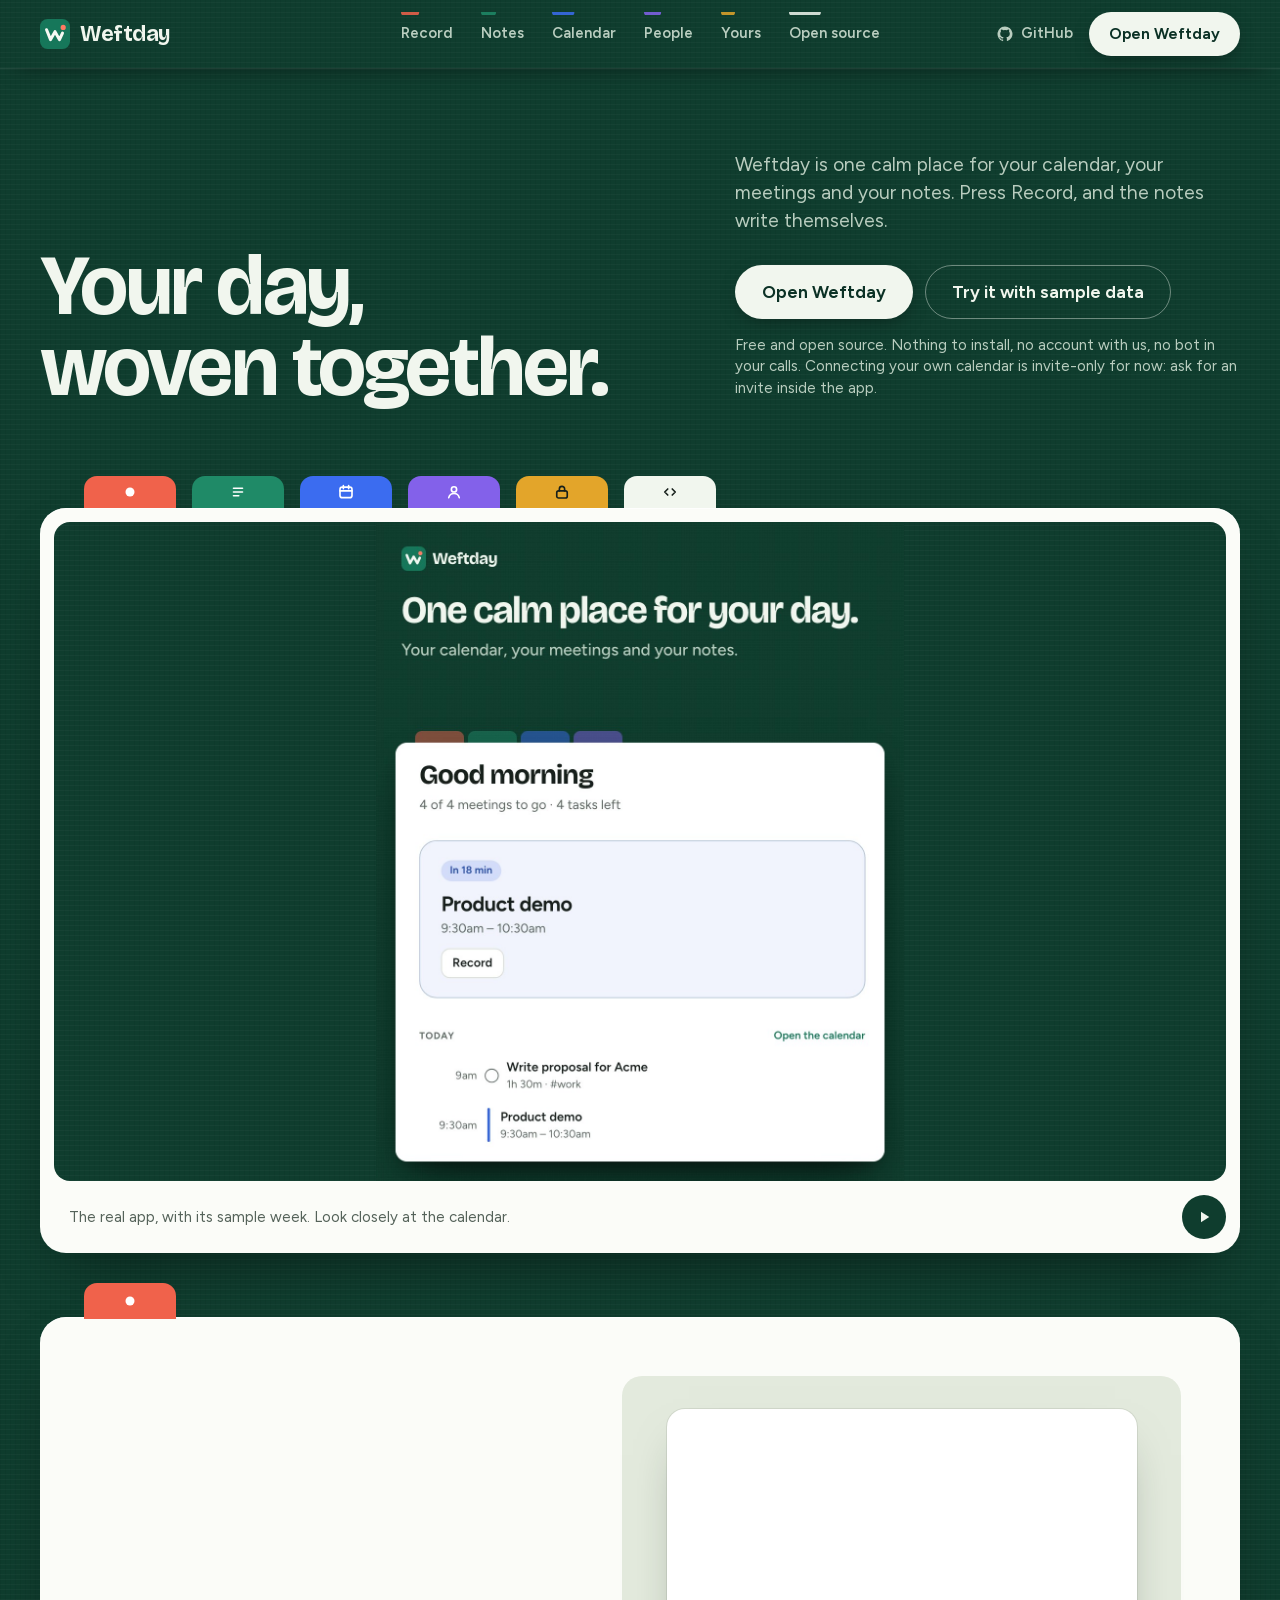
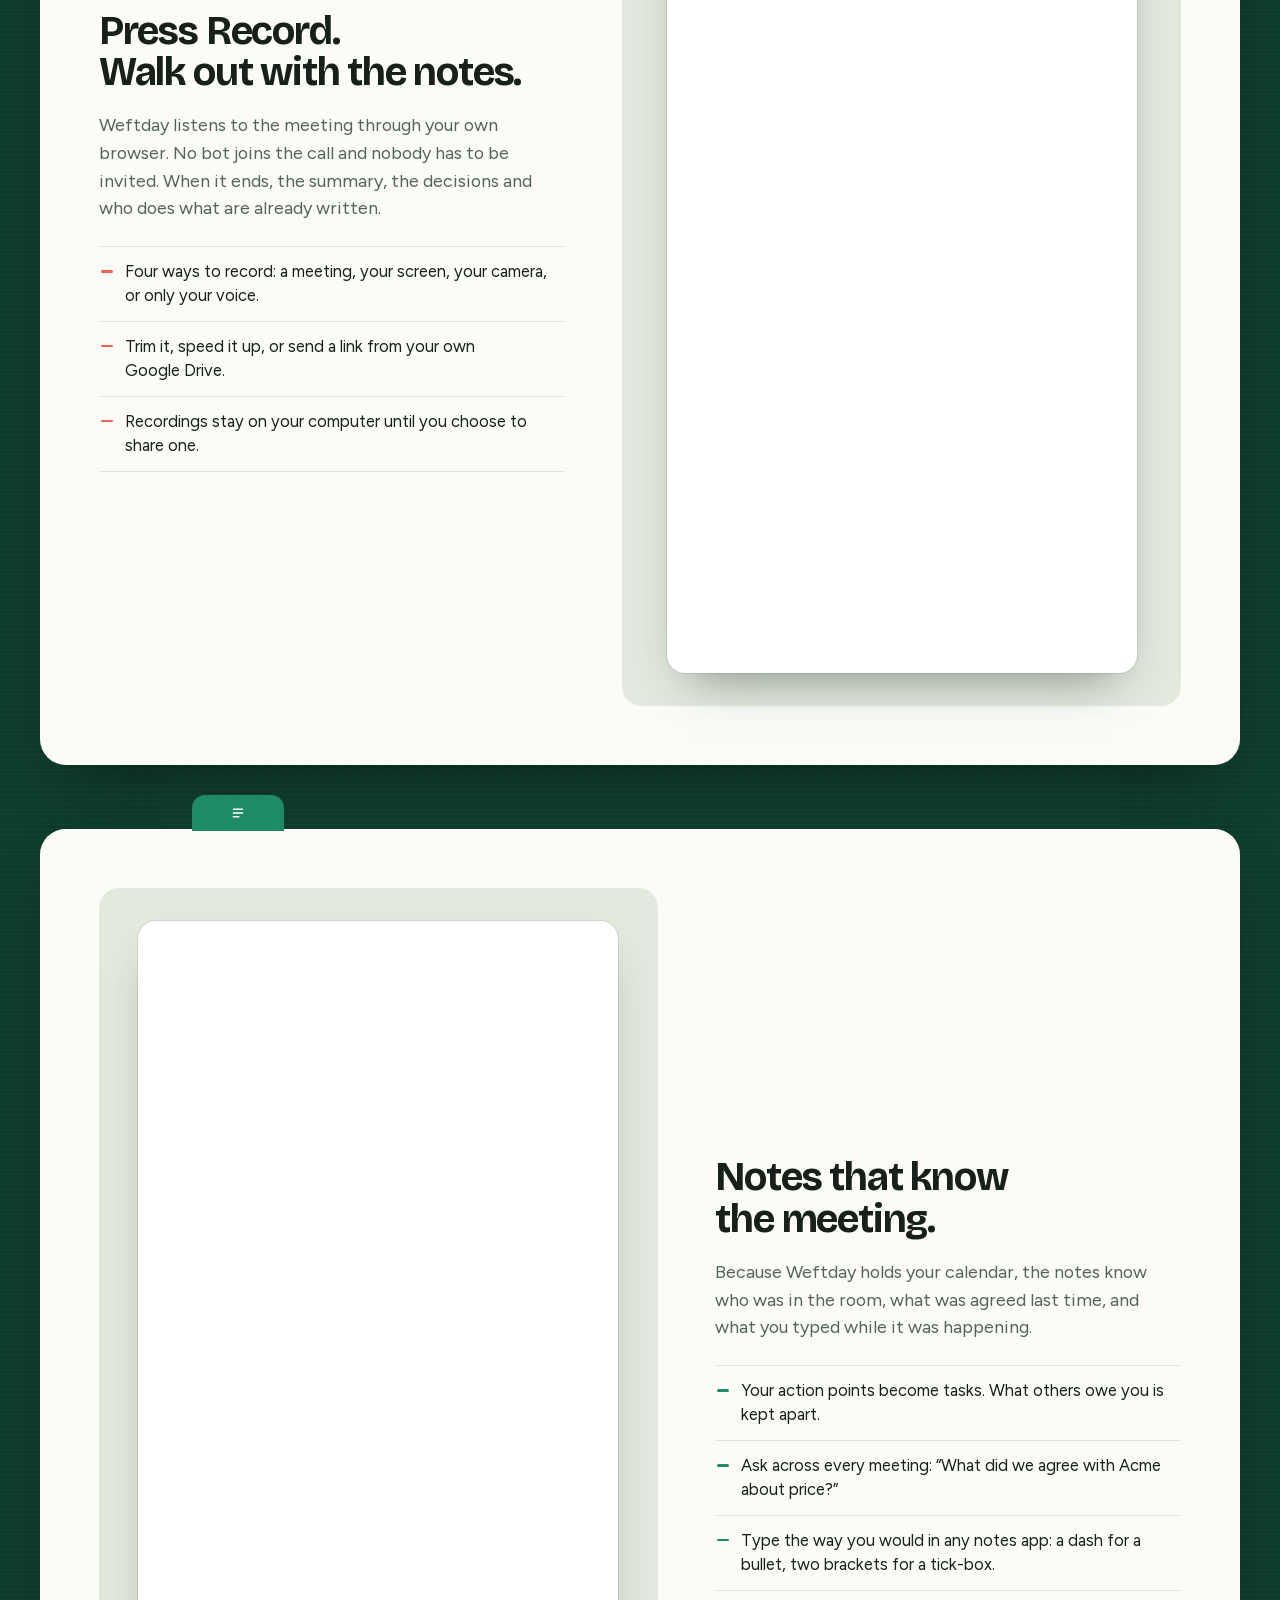
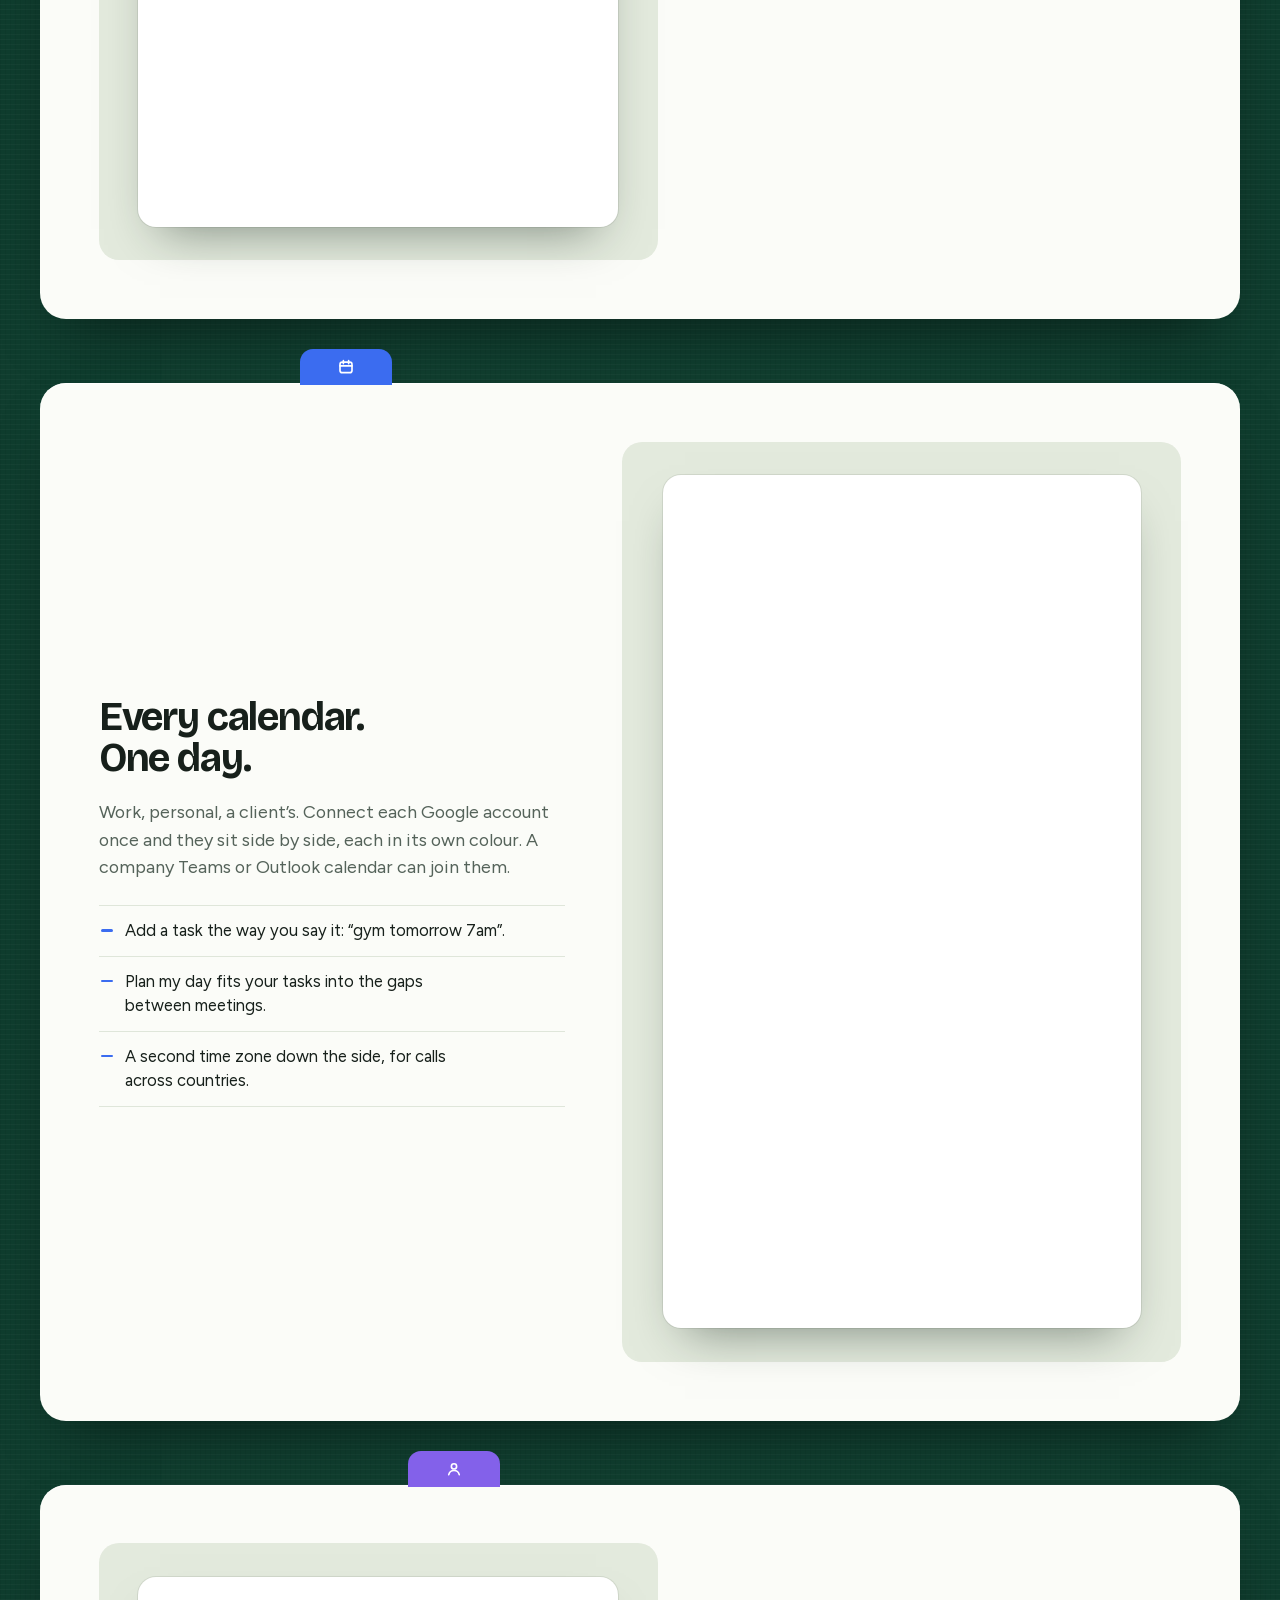
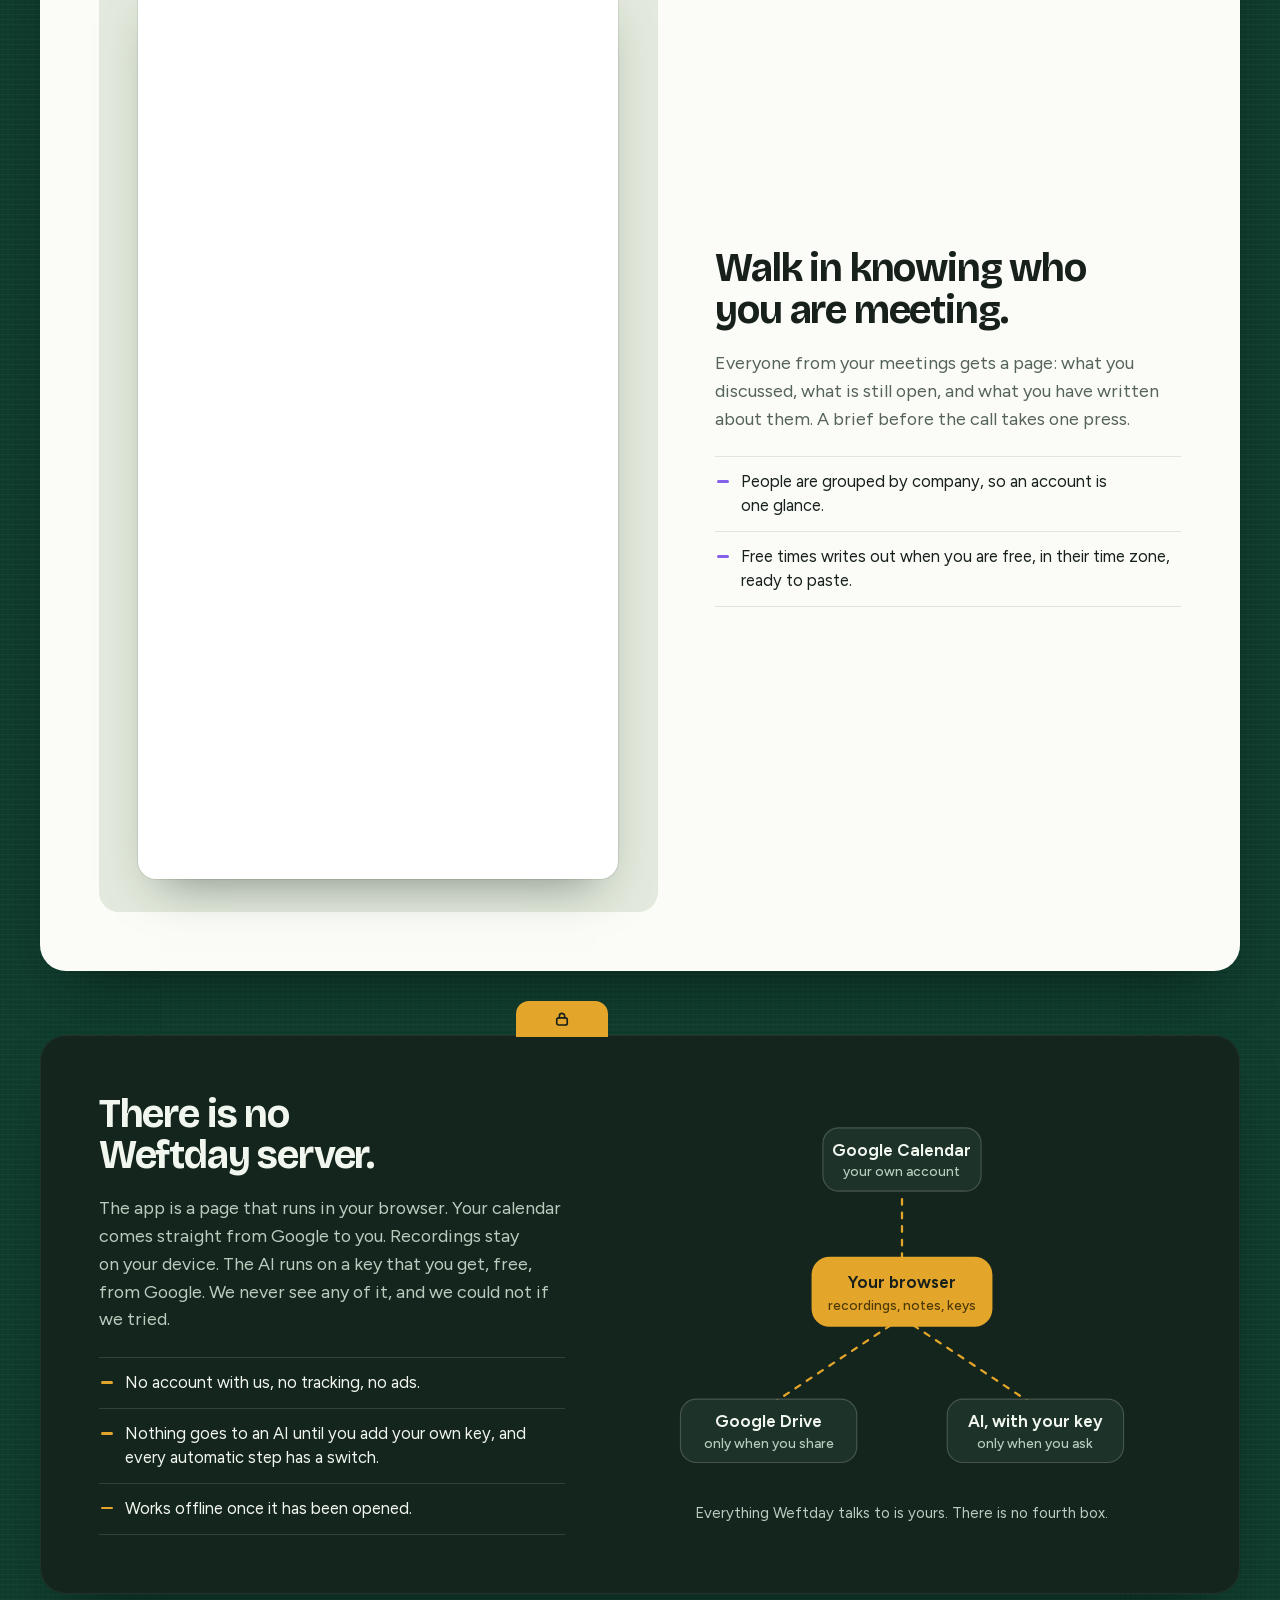
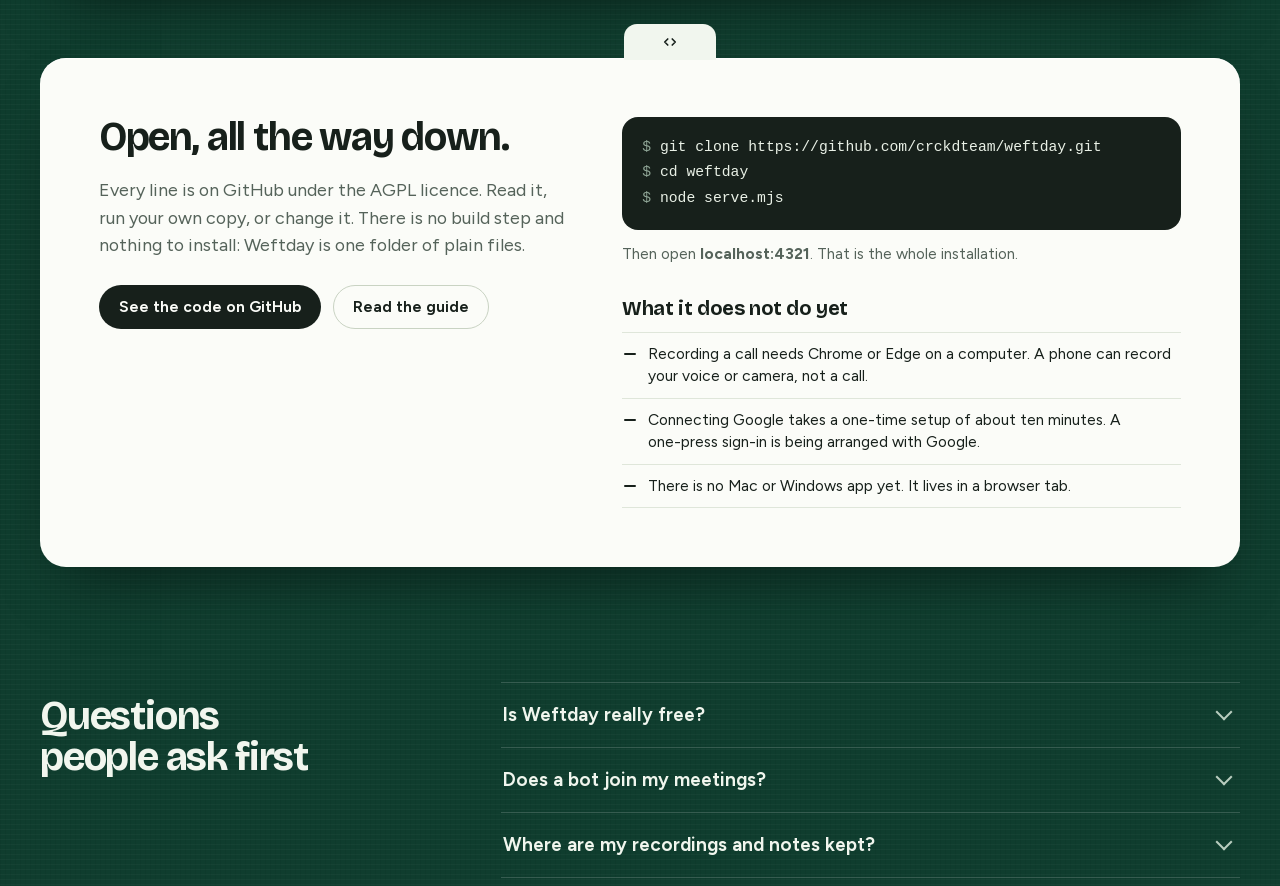
<file: index.html>
<!doctype html>
<html lang="en">
<head>
<meta charset="utf-8">
<meta name="viewport" content="width=device-width, initial-scale=1">
<meta http-equiv="Content-Security-Policy" content="default-src 'self'; script-src 'self'; style-src 'self'; img-src 'self' data:; media-src 'self'; font-src 'self'; object-src 'none'; base-uri 'none'; form-action 'none'">
<title>Weftday: free, open-source meeting notes, recorder and calendar in your browser</title>
<meta name="description" content="Weftday is one calm place for your calendar, your meetings and your notes. Press Record and the notes write themselves. Free, open source, no server, no bot.">
<link rel="canonical" href="https://weftday.crckd.live/">
<meta name="theme-color" content="#0f3d2e">
<link rel="icon" href="icon.svg" type="image/svg+xml">
<link rel="apple-touch-icon" href="icon-180.png">
<meta property="og:type" content="website">
<meta property="og:site_name" content="Weftday">
<meta property="og:title" content="Weftday: your day, woven together">
<meta property="og:description" content="Calendar, meeting recorder and notes that write themselves. Free, open source, and it runs in your own browser. No server, no bot.">
<meta property="og:url" content="https://weftday.crckd.live/">
<meta property="og:image" content="https://weftday.crckd.live/og.png">
<meta property="og:image:width" content="1200">
<meta property="og:image:height" content="630">
<meta name="twitter:card" content="summary_large_image">
<link rel="preload" href="fonts/bricolage.woff2" as="font" type="font/woff2" crossorigin>
<link rel="preload" href="fonts/figtree.woff2" as="font" type="font/woff2" crossorigin>
<link rel="stylesheet" href="site.css">
<script type="application/ld+json">
{"@context":"https://schema.org","@graph":[
{"@type":"SoftwareApplication","@id":"https://weftday.crckd.live/#app","name":"Weftday","applicationCategory":"BusinessApplication","operatingSystem":"Web browser","description":"A free, open-source web app that shows your Google calendars and tasks, records meetings, and writes notes from the recording with your own AI key. It runs entirely in the browser, with no server.","url":"https://weftday.crckd.live/","offers":{"@type":"Offer","price":"0","priceCurrency":"USD"},"license":"https://www.gnu.org/licenses/agpl-3.0.html","isAccessibleForFree":true,"featureList":["Meeting recorder with no bot","AI meeting notes with speakers, decisions and action points","All Google calendars and tasks in one place","Microsoft Teams calendar","Screen and camera recording","Share links through your own Google Drive","Runs offline once opened","Self-hostable"],"author":{"@id":"https://www.crckd.live/#org"}},
{"@type":"Organization","@id":"https://www.crckd.live/#org","name":"CRCKD","url":"https://www.crckd.live/"},
{"@type":"WebSite","@id":"https://weftday.crckd.live/#site","name":"Weftday","url":"https://weftday.crckd.live/","publisher":{"@id":"https://www.crckd.live/#org"}},
{"@type":"FAQPage","mainEntity":[
{"@type":"Question","name":"Is Weftday really free?","acceptedAnswer":{"@type":"Answer","text":"Yes. There is no paid plan and no account with us. The AI features run on a key that you get free from Google. If you prefer a paid AI service you can use your own key for that instead, but nothing needs it."}},
{"@type":"Question","name":"Does a bot join my meetings?","acceptedAnswer":{"@type":"Answer","text":"No. Weftday listens through your own browser, the way a screen share does. Nothing joins the call and nobody else has to install anything. Please tell people you are recording."}},
{"@type":"Question","name":"Where are my recordings and notes kept?","acceptedAnswer":{"@type":"Answer","text":"In your browser, on your device. If you choose, tasks and notes are also kept in a calendar in your own Google account so your other devices have them. A share link copies one recording to your own Google Drive. There is no Weftday server."}},
{"@type":"Question","name":"Does it work with Google Meet, Zoom and Microsoft Teams?","acceptedAnswer":{"@type":"Answer","text":"Yes. For a meeting in a browser tab, share that tab with its sound. For the Zoom or Teams app, share the whole screen with system sound. A company Teams or Outlook calendar can be shown next to your Google calendars."}},
{"@type":"Question","name":"What do I need to get started?","acceptedAnswer":{"@type":"Answer","text":"Chrome or Edge on a computer for recording, and an invite. Weftday is letting in its first 100 people: press Request access in the app, message us, and your invite link opens it with nothing to set up. A one-press sign-in for everyone is being arranged with Google. You can try everything first with sample data."}},
{"@type":"Question","name":"How is Weftday different from Granola, Loom or Cap?","acceptedAnswer":{"@type":"Answer","text":"Those are polished products that each do one part: notes, or video. They run on their makers' servers, and most are paid. Weftday puts the calendar, the recorder and the notes together, keeps everything on your device or in your own Google account, and is free and open source. The price is a little more setup."}},
{"@type":"Question","name":"Can I run my own copy?","acceptedAnswer":{"@type":"Answer","text":"Yes. Weftday is one folder of plain files with no build step. Put it on any static host, or run it on your computer with one command. The code is on GitHub under the AGPL-3.0 licence."}}
]}
]}
</script>
</head>
<body>
<a class="skip" href="#main">Skip to the page</a>
<svg class="sprite" aria-hidden="true" focusable="false">
  <symbol id="i-record" viewBox="0 0 24 24"><circle cx="12" cy="12" r="6" fill="currentColor"/></symbol>
  <symbol id="i-notes" viewBox="0 0 24 24"><path d="M6 7h12M6 12h12M6 17h7" fill="none" stroke="currentColor" stroke-width="2.2" stroke-linecap="round"/></symbol>
  <symbol id="i-calendar" viewBox="0 0 24 24"><g fill="none" stroke="currentColor" stroke-width="2.2" stroke-linecap="round" stroke-linejoin="round"><rect x="4" y="5.5" width="16" height="14" rx="3"/><path d="M4 10.5h16M8.5 3.5v4M15.5 3.5v4"/></g></symbol>
  <symbol id="i-people" viewBox="0 0 24 24"><g fill="none" stroke="currentColor" stroke-width="2.2" stroke-linecap="round"><circle cx="12" cy="8.5" r="3.5"/><path d="M5 19.5c.8-3.4 3.5-5.5 7-5.5s6.2 2.1 7 5.5"/></g></symbol>
  <symbol id="i-yours" viewBox="0 0 24 24"><g fill="none" stroke="currentColor" stroke-width="2.2" stroke-linecap="round" stroke-linejoin="round"><rect x="5" y="10.5" width="14" height="9.5" rx="2.5"/><path d="M8.5 10.5V8a3.5 3.5 0 0 1 7 0v2.5"/></g></symbol>
  <symbol id="i-open" viewBox="0 0 24 24"><path d="M9 8l-4 4 4 4M15 8l4 4-4 4" fill="none" stroke="currentColor" stroke-width="2.2" stroke-linecap="round" stroke-linejoin="round"/></symbol>
</svg>

<header class="top" id="top">
  <a class="mark" href="./" aria-label="Weftday, home"><img src="icon.svg" alt="" width="30" height="30"><span>Weftday</span></a>
  <nav class="tabs" aria-label="On this page">
    <a href="#record" data-tab="record">Record</a>
    <a href="#notes" data-tab="notes">Notes</a>
    <a href="#calendar" data-tab="calendar">Calendar</a>
    <a href="#people" data-tab="people">People</a>
    <a href="#yours" data-tab="yours">Yours</a>
    <a href="#open" data-tab="open">Open source</a>
  </nav>
  <div class="topact">
    <a class="ghub" href="https://github.com/crckdteam/weftday" rel="noopener" aria-label="Weftday on GitHub"><svg viewBox="0 0 24 24" width="18" height="18" aria-hidden="true"><path fill="currentColor" d="M12 2a10 10 0 0 0-3.16 19.49c.5.09.68-.22.68-.48v-1.7c-2.78.6-3.37-1.34-3.37-1.34-.45-1.16-1.11-1.47-1.11-1.47-.91-.62.07-.61.07-.61 1 .07 1.53 1.03 1.53 1.03.89 1.53 2.34 1.09 2.91.83.09-.65.35-1.09.63-1.34-2.22-.25-4.55-1.11-4.55-4.94 0-1.09.39-1.98 1.03-2.68-.1-.25-.45-1.27.1-2.65 0 0 .84-.27 2.75 1.02a9.56 9.56 0 0 1 5 0c1.91-1.29 2.75-1.02 2.75-1.02.55 1.38.2 2.4.1 2.65.64.7 1.03 1.59 1.03 2.68 0 3.84-2.34 4.68-4.57 4.93.36.31.68.92.68 1.85v2.74c0 .27.18.58.69.48A10 10 0 0 0 12 2z"/></svg><span>GitHub</span></a>
    <a class="btn solid" href="https://app.weftday.crckd.live/">Open Weftday</a>
  </div>
</header>

<main id="main">
  <section class="hero">
    <h1>Your day,<br> woven together.</h1>
    <div class="pitch">
      <p class="lede">Weftday is one calm place for your calendar, your meetings and your notes. Press Record, and the notes write themselves.</p>
      <div class="cta">
        <a class="btn solid big" href="https://app.weftday.crckd.live/">Open Weftday</a>
        <a class="btn line big" href="https://app.weftday.crckd.live/?demo">Try it with sample data</a>
      </div>
      <p class="fine">Free and open source. Nothing to install, no account with us, no bot in your calls. Connecting your own calendar is invite-only for now: ask for an invite inside the app.</p>
    </div>
  </section>

  <div class="drawer">
    <section class="card first" aria-label="A short look at Weftday">
      <div class="dividers" aria-hidden="true">
        <a class="t-record" href="#record" tabindex="-1"><svg><use href="#i-record"/></svg></a>
        <a class="t-notes" href="#notes" tabindex="-1"><svg><use href="#i-notes"/></svg></a>
        <a class="t-calendar" href="#calendar" tabindex="-1"><svg><use href="#i-calendar"/></svg></a>
        <a class="t-people" href="#people" tabindex="-1"><svg><use href="#i-people"/></svg></a>
        <a class="t-yours" href="#yours" tabindex="-1"><svg><use href="#i-yours"/></svg></a>
        <a class="t-open" href="#open" tabindex="-1"><svg><use href="#i-open"/></svg></a>
      </div>
      <figure class="screen">
        <div class="frame">
          <picture>
            <source media="(max-width: 600px)" srcset="img/tour-phone-poster.jpg" width="1080" height="1350">
            <img id="tourStill" src="img/tour-poster.jpg" width="1920" height="1080" alt="" fetchpriority="high" decoding="async">
          </picture>
          <video id="tour" muted loop playsinline preload="none" width="1920" height="1080" aria-label="A short clip of the real Weftday app, with its sample week">
            <source media="(max-width: 600px)" src="video/tour-phone.mp4" type="video/mp4">
            <source media="(max-width: 600px)" src="video/tour-phone.webm" type="video/webm">
            <source src="video/tour.mp4" type="video/mp4">
            <source src="video/tour.webm" type="video/webm">
          </video>
        </div>
        <figcaption>
          <span>The real app, with its sample week. Look closely at the calendar.</span>
          <button type="button" class="vbtn" id="tourBtn" aria-pressed="false" aria-label="Play the clip" hidden><svg viewBox="0 0 24 24" width="18" height="18" aria-hidden="true"><path class="pause" fill="currentColor" d="M7 5h3.5v14H7zM13.5 5H17v14h-3.5z"/><path class="play" fill="currentColor" d="M8 5l11 7-11 7z"/></svg></button>
        </figcaption>
      </figure>
    </section>

    <section class="card t-record" id="record">
      <span class="tab" aria-hidden="true"><svg><use href="#i-record"/></svg></span>
      <div class="split">
        <div class="say">
          <h2>Press Record.<br>Walk out with the notes.</h2>
          <p>Weftday listens to the meeting through your own browser. No bot joins the call and nobody has to be invited. When it ends, the summary, the decisions and who does what are already written.</p>
          <ul class="lines">
            <li>Four ways to record: a meeting, your screen, your camera, or only your voice.</li>
            <li>Trim it, speed it up, or send a link from your own Google Drive.</li>
            <li>Recordings stay on your computer until you choose to share one.</li>
          </ul>
        </div>
        <figure class="shot s-record">
          <picture>
            <source media="(max-width: 600px)" srcset="img/record-phone.png" width="712" height="1308">
            <img src="img/record.png" width="940" height="896" alt="The Record box in Weftday, with four choices: Meeting, Screen, Camera and Voice" loading="lazy" decoding="async">
          </picture>
        </figure>
      </div>
    </section>

    <section class="card t-notes" id="notes">
      <span class="tab" aria-hidden="true"><svg><use href="#i-notes"/></svg></span>
      <div class="split flip">
        <div class="say">
          <h2>Notes that know the meeting.</h2>
          <p>Because Weftday holds your calendar, the notes know who was in the room, what was agreed last time, and what you typed while it was happening.</p>
          <ul class="lines">
            <li>Your action points become tasks. What others owe you is kept apart.</li>
            <li>Ask across every meeting: “What did we agree with Acme about price?”</li>
            <li>Type the way you would in any notes app: a dash for a bullet, two brackets for a <span class="nb">tick-box.</span></li>
          </ul>
        </div>
        <figure class="shot s-notes">
          <picture>
            <source media="(max-width: 600px)" srcset="img/notes-phone.png" width="712" height="1344">
            <img src="img/notes.png" width="1000" height="1440" alt="A meeting in Weftday with its notes: who was there, a summary, the decisions, and action points with tick-boxes" loading="lazy" decoding="async">
          </picture>
        </figure>
      </div>
    </section>

    <section class="card t-calendar" id="calendar">
      <span class="tab" aria-hidden="true"><svg><use href="#i-calendar"/></svg></span>
      <div class="split">
        <div class="say">
          <h2>Every calendar.<br>One day.</h2>
          <p>Work, personal, a client’s. Connect each Google account once and they sit side by side, each in its own colour. A company Teams or Outlook calendar can join them.</p>
          <ul class="lines">
            <li>Add a task the way you say it: “gym tomorrow 7am”.</li>
            <li>Plan my day fits your tasks into the gaps between meetings.</li>
            <li>A second time zone down the side, for calls across countries.</li>
          </ul>
        </div>
        <figure class="shot s-calendar">
          <picture>
            <source media="(max-width: 600px)" srcset="img/calendar-phone.png" width="780" height="1392">
            <img src="img/calendar.png" width="956" height="1530" alt="Part of a week in Weftday: meetings from two accounts in two colours, with tasks on their own cards among them" loading="lazy" decoding="async">
          </picture>
        </figure>
      </div>
    </section>

    <section class="card t-people" id="people">
      <span class="tab" aria-hidden="true"><svg><use href="#i-people"/></svg></span>
      <div class="split flip">
        <div class="say">
          <h2>Walk in knowing who you are meeting.</h2>
          <p>Everyone from your meetings gets a page: what you discussed, what is still open, and what you have written about them. A brief before the call takes one press.</p>
          <ul class="lines">
            <li>People are grouped by company, so an account is one glance.</li>
            <li>Free times writes out when you are free, in their time zone, ready to paste.</li>
          </ul>
        </div>
        <figure class="shot s-people">
          <picture>
            <source media="(max-width: 600px)" srcset="img/people-phone.png" width="712" height="1338">
            <img src="img/people.png" width="1000" height="1440" alt="One person's page in Weftday: your own notes about them, your meetings with them, and what is still open" loading="lazy" decoding="async">
          </picture>
        </figure>
      </div>
    </section>

    <section class="card t-yours dark" id="yours">
      <span class="tab" aria-hidden="true"><svg><use href="#i-yours"/></svg></span>
      <div class="split">
        <div class="say">
          <h2>There is no Weftday server.</h2>
          <p>The app is a page that runs in your browser. Your calendar comes straight from Google to you. Recordings stay on your device. The AI runs on a key that you get, free, from Google. We never see any of it, and we could not if we tried.</p>
          <ul class="lines">
            <li>No account with us, no tracking, no ads.</li>
            <li>Nothing goes to an AI until you add your own key, and every automatic step has a switch.</li>
            <li>Works offline once it has been opened.</li>
          </ul>
        </div>
        <figure class="map" aria-label="Where your information goes: between your browser, your own Google account, and the AI service you chose. Nothing goes to Weftday.">
          <svg class="wide" viewBox="0 0 460 340" aria-hidden="true">
            <path class="wire" d="M230 150V78M230 190l-118 78M230 190l118 78"/>
            <g class="node you"><rect x="150" y="136" width="160" height="62" rx="16"/><text x="230" y="164">Your browser</text><text class="sub" x="230" y="183">recordings, notes, keys</text></g>
            <g class="node"><rect x="160" y="22" width="140" height="56" rx="14"/><text x="230" y="47">Google Calendar</text><text class="sub" x="230" y="65">your own account</text></g>
            <g class="node"><rect x="34" y="262" width="156" height="56" rx="14"/><text x="112" y="287">Google Drive</text><text class="sub" x="112" y="305">only when you share</text></g>
            <g class="node"><rect x="270" y="262" width="156" height="56" rx="14"/><text x="348" y="287">AI, with your key</text><text class="sub" x="348" y="305">only when you ask</text></g>
          </svg>
          <svg class="small" viewBox="0 0 320 356" aria-hidden="true">
            <path class="wire" d="M160 138V68M118 206l-38 76M202 206l38 76"/>
            <g class="node you"><rect x="46" y="136" width="228" height="72" rx="16"/><text x="160" y="168">Your browser</text><text class="sub" x="160" y="190">recordings, notes, keys</text></g>
            <g class="node"><rect x="74" y="4" width="172" height="64" rx="14"/><text x="160" y="32">Google Calendar</text><text class="sub" x="160" y="53">your own account</text></g>
            <g class="node"><rect x="2" y="282" width="154" height="68" rx="14"/><text x="79" y="312">Google Drive</text><text class="sub" x="79" y="333">only when you share</text></g>
            <g class="node"><rect x="164" y="282" width="154" height="68" rx="14"/><text x="241" y="312">AI, with your key</text><text class="sub" x="241" y="333">only when you ask</text></g>
          </svg>
          <figcaption>Everything Weftday talks to is yours. There is no fourth box.</figcaption>
        </figure>
      </div>
    </section>

    <section class="card t-open" id="open">
      <span class="tab" aria-hidden="true"><svg><use href="#i-open"/></svg></span>
      <div class="split">
        <div class="say">
          <h2>Open, all the way down.</h2>
          <p>Every line is on GitHub under the AGPL licence. Read it, run your own copy, or change it. There is no build step and nothing to install: Weftday is one folder of plain files.</p>
          <div class="cta small">
            <a class="btn ink" href="https://github.com/crckdteam/weftday" rel="noopener">See the code on GitHub</a>
            <a class="btn quiet" href="https://app.weftday.crckd.live/guide.html">Read the guide</a>
          </div>
        </div>
        <div class="code">
          <pre><code><span class="cmd">git clone https://github.com/<wbr>crckdteam/weftday.git</span><span class="cmd">cd weftday</span><span class="cmd">node serve.mjs</span></code></pre>
          <p>Then open <b>localhost:4321</b>. That is the whole installation.</p>
          <h3>What it does not do yet</h3>
          <ul class="lines tight">
            <li>Recording a call needs Chrome or Edge on a computer. A phone can record your voice or camera, not a call.</li>
            <li>Connecting Google takes a <span class="nb">one-time</span> setup of about ten minutes. A <span class="nb">one-press</span> sign-in is being arranged with Google.</li>
            <li>There is no Mac or Windows app yet. It lives in a browser tab.</li>
          </ul>
        </div>
      </div>
    </section>
  </div>

  <section class="faq" id="faq">
    <h2>Questions people ask first</h2>
    <div class="qs">
      <details><summary>Is Weftday really free?</summary><p>Yes. There is no paid plan and no account with us. The AI features run on a key that you get free from Google. If you prefer a paid AI service you can use your own key for that instead, but nothing needs it.</p></details>
      <details><summary>Does a bot join my meetings?</summary><p>No. Weftday listens through your own browser, the way a screen share does. Nothing joins the call and nobody else has to install anything. Please tell people you are recording.</p></details>
      <details><summary>Where are my recordings and notes kept?</summary><p>In your browser, on your device. If you choose, tasks and notes are also kept in a calendar in your own Google account so your other devices have them. A share link copies one recording to your own Google Drive. There is no Weftday server.</p></details>
      <details><summary>Does it work with Google Meet, Zoom and Microsoft Teams?</summary><p>Yes. For a meeting in a browser tab, share that tab with its sound. For the Zoom or Teams app, share the whole screen with system sound. A company Teams or Outlook calendar can be shown next to your Google calendars.</p></details>
      <details><summary>What do I need to get started?</summary><p>Chrome or Edge on a computer for recording, and an invite. Weftday is letting in its first 100 people: press Request access in the app, message us, and your invite link opens it with nothing to set up. A <span class="nb">one-press</span> sign-in for everyone is being arranged with Google. You can try everything first with <a href="https://app.weftday.crckd.live/?demo">sample data</a>.</p></details>
      <details><summary>How is Weftday different from Granola, Loom or Cap?</summary><p>Those are polished products that each do one part: notes, or video. They run on their makers’ servers, and most are paid. Weftday puts the calendar, the recorder and the notes together, keeps everything on your device or in your own Google account, and is free and open source. The price is a little more setup.</p></details>
      <details><summary>Can I run my own copy?</summary><p>Yes. Weftday is one folder of plain files with no build step. Put it on any static host, or run it on your computer with one command. The code is on <a href="https://github.com/crckdteam/weftday" rel="noopener">GitHub</a> under the AGPL-3.0 licence.</p></details>
    </div>
  </section>

  <div class="drawer">
    <section class="card last" aria-labelledby="start">
      <div class="dividers" aria-hidden="true">
        <a class="t-record" href="#record" tabindex="-1"><svg><use href="#i-record"/></svg></a>
        <a class="t-notes" href="#notes" tabindex="-1"><svg><use href="#i-notes"/></svg></a>
        <a class="t-calendar" href="#calendar" tabindex="-1"><svg><use href="#i-calendar"/></svg></a>
        <a class="t-people" href="#people" tabindex="-1"><svg><use href="#i-people"/></svg></a>
        <a class="t-yours" href="#yours" tabindex="-1"><svg><use href="#i-yours"/></svg></a>
        <a class="t-open" href="#open" tabindex="-1"><svg><use href="#i-open"/></svg></a>
      </div>
      <div class="end">
        <div>
          <h2 id="start">Start with today.</h2>
          <p class="line">Open it, ask for your invite, and record your next meeting.</p>
        </div>
        <div class="go">
          <div class="cta">
            <a class="btn ink big" href="https://app.weftday.crckd.live/">Open Weftday</a>
            <a class="btn quiet big" href="https://app.weftday.crckd.live/?demo">Try it with sample data</a>
          </div>
          <p class="fine">Free and open source. Nothing to install, no account with us, no bot in your calls. Connecting your own calendar is invite-only for now: ask for an invite inside the app.</p>
        </div>
      </div>
    </section>
  </div>
</main>

<footer class="foot">
  <div class="fmark"><img src="icon.svg" alt="" width="26" height="26"><b>Weftday</b><span>A <a href="https://www.crckd.live/" rel="noopener">CRCKD</a> product.</span></div>
  <nav aria-label="More">
    <a href="https://app.weftday.crckd.live/guide.html">Guide</a>
    <a href="https://app.weftday.crckd.live/privacy.html">Privacy</a>
    <a href="https://app.weftday.crckd.live/terms.html">Terms</a>
    <a href="https://github.com/crckdteam/weftday" rel="noopener">GitHub</a>
    <a href="https://github.com/crckdteam/weftday/issues" rel="noopener">Help</a>
  </nav>
</footer>
<script src="site.js" defer></script>
</body>
</html>
</file>
<file: site.css>
/* The Weftday website. A card file: a deep green box, cream index cards, a coloured tab on each. */
@font-face { font-family: Figtree; src: url(fonts/figtree.woff2) format('woff2'); font-weight: 300 900; font-display: swap; }
@font-face { font-family: 'Bricolage Grotesque'; src: url(fonts/bricolage.woff2) format('woff2'); font-weight: 200 800; font-stretch: 75% 100%; font-display: swap; }

:root {
  --box: #0f3d2e; --box2: #0b3125; --on-box: #f1f6ee; --on-box-soft: #b9cdbf;
  --card: #fbfcf8; --ink: #17201b; --soft: #55635a; --rule: #dfe6da; --pale: #e3eadd;
  --record: #f0624b; --notes: #1f8a67; --calendar: #3b6cf0; --people: #8361ea; --yours: #e3a52a; --open: #f1f6ee;
  --ui: Figtree, -apple-system, BlinkMacSystemFont, "Segoe UI", Roboto, sans-serif;
  --display: 'Bricolage Grotesque', Figtree, -apple-system, "Segoe UI", sans-serif;
  --mono: ui-monospace, "SF Mono", SFMono-Regular, Menlo, "Roboto Mono", "Droid Sans Mono", Consolas, monospace;
  --ease: cubic-bezier(.16, 1, .3, 1);
  /* one column for the whole page: the bar, the words on the box, the cards and the foot share its edges */
  --col: 1240px; --gut: clamp(16px, 4vw, 40px); --edge: max(var(--gut), calc(50% - var(--col) / 2));
  --cardpad: clamp(20px, 4.6vw, 64px);
  --bar: 68px;    /* the top bar */
  --stuck: 68px;  /* how much of it stays on screen while the page scrolls */
  /* the tabs standing on the cards: six in a row, the same on every screen */
  --tab-w: clamp(36px, 11vw, 92px); --tab-gap: clamp(8px, 1.4vw, 16px); --tab-x0: clamp(14px, 3.4vw, 44px); --tab-h: clamp(28px, 3.6vw, 34px);
  /* the cloth lining of the box: two faint sets of threads crossing */
  --weave: repeating-linear-gradient(0deg, rgba(255, 255, 255, .028) 0 1px, transparent 1px 5px), repeating-linear-gradient(90deg, rgba(0, 0, 0, .05) 0 1px, transparent 1px 5px);
  color-scheme: light;
}
* { box-sizing: border-box; }
html { scroll-behavior: smooth; scroll-padding-top: calc(var(--stuck) + var(--tab-h) + 18px); -webkit-text-size-adjust: 100%; scrollbar-color: #3f6f5c var(--box2); overflow-x: clip; }
body { margin: 0; color: var(--on-box); font: 18px/1.55 var(--ui); -webkit-font-smoothing: antialiased; background: var(--weave), var(--box); overflow-x: clip; }
::selection { background: var(--yours); color: var(--ink); }
:focus-visible { outline: 2px solid var(--yours); outline-offset: 3px; border-radius: 6px; }
.card:not(.dark) :focus-visible { outline-color: var(--ink); }
a { color: inherit; text-underline-offset: 3px; text-decoration-thickness: 1px; -webkit-tap-highlight-color: rgba(255, 255, 255, .12); }
img, video, svg { display: block; max-width: 100%; }
h1, h2, h3, p, ul, figure, pre { margin: 0; }
ul { padding: 0; list-style: none; }
[hidden] { display: none !important; }
.sprite { position: absolute; width: 0; height: 0; overflow: hidden; }
.nb { white-space: nowrap; }
.skip { position: absolute; left: -999px; top: 8px; background: var(--card); color: var(--ink); padding: 8px 14px; border-radius: 10px; z-index: 50; }
.skip:focus { left: 8px; }

/* ---- the top: the mark, the tabs, the way in */
.top { position: sticky; top: 0; z-index: 20; display: grid; grid-template-columns: 1fr auto 1fr; align-items: center; column-gap: 16px; min-height: var(--bar); padding-inline: var(--edge); background: var(--weave), var(--box); box-shadow: 0 1px 0 rgba(255, 255, 255, .08), 0 12px 24px -18px rgba(0, 0, 0, .7); }
.mark { justify-self: start; display: flex; align-items: center; gap: 10px; min-height: 44px; text-decoration: none; font: 700 22px/1 var(--display); letter-spacing: -.02em; }
.tabs { display: flex; gap: 2px; }
.tabs a { position: relative; display: flex; align-items: center; height: 44px; padding: 0 13px; border-radius: 10px 10px 4px 4px; text-decoration: none; white-space: nowrap; font-weight: 600; font-size: 15px; color: var(--on-box-soft); transition: color .2s var(--ease), background-color .2s var(--ease); }
.tabs a::before { content: ""; position: absolute; left: 13px; right: 13px; top: 0; height: 3px; border-radius: 0 0 3px 3px; background: var(--h); transform: scaleX(.35); transform-origin: left; opacity: .85; transition: transform .3s var(--ease); }
.tabs a.on { color: var(--on-box); background: rgba(255, 255, 255, .08); }
.tabs a.on::before { transform: scaleX(1); opacity: 1; }
[data-tab=record] { --h: var(--record); } [data-tab=notes] { --h: var(--notes); } [data-tab=calendar] { --h: var(--calendar); }
[data-tab=people] { --h: var(--people); } [data-tab=yours] { --h: var(--yours); } [data-tab=open] { --h: var(--open); }
.topact { grid-column: -2; justify-self: end; display: flex; align-items: center; gap: 6px; }
.ghub { display: flex; align-items: center; justify-content: center; gap: 7px; min-width: 44px; height: 44px; padding: 0 10px; border-radius: 999px; text-decoration: none; font-weight: 600; font-size: 15px; color: var(--on-box-soft); transition: color .2s var(--ease); }

.btn { display: inline-flex; align-items: center; justify-content: center; height: 44px; padding: 0 19px; border-radius: 999px; font: 650 15.5px/1 var(--ui); text-decoration: none; white-space: nowrap; border: 1.5px solid transparent; transition: transform .18s var(--ease), background-color .18s var(--ease), border-color .18s var(--ease), box-shadow .18s var(--ease), color .18s var(--ease); }
.btn.big { height: 54px; padding: 0 26px; font-size: 17.5px; }
.btn.solid { background: var(--on-box); color: var(--box2); box-shadow: 0 6px 20px -8px rgba(0, 0, 0, .5); }
.btn.line { border-color: rgba(241, 246, 238, .42); color: var(--on-box); }
.btn.ink { background: var(--ink); color: var(--card); }
.btn.quiet { border-color: #c9d3c3; color: var(--ink); }
.btn:active { transform: translateY(0) scale(.98); }

/* ---- the label on the front of the drawer */
.hero { display: grid; gap: clamp(22px, 3vw, 48px); padding: clamp(36px, 6.5vw, 84px) var(--edge) clamp(34px, 5vw, 60px); }
.hero h1 { font: 700 clamp(40px, 11.6vw, 84px)/.96 var(--display); letter-spacing: -.03em; }
.lede { max-width: 31em; font-size: clamp(18.5px, 1.5vw, 21px); line-height: 1.45; color: var(--on-box-soft); text-wrap: pretty; }
.cta { display: flex; flex-wrap: wrap; gap: 12px; margin-top: clamp(22px, 2.4vw, 30px); }
.fine { margin-top: 16px; max-width: 34em; font-size: 15px; line-height: 1.45; color: var(--on-box-soft); text-wrap: pretty; }

/* ---- the drawer of cards */
.drawer { padding-inline: var(--edge); }
.card { position: relative; background: var(--card); color: var(--ink); border-radius: 26px; padding: var(--cardpad); margin-top: calc(var(--tab-h) + 30px); box-shadow: 0 1px 0 rgba(255, 255, 255, .7) inset, 0 30px 60px -30px rgba(0, 0, 0, .55); }
/* the tab: part of the card, standing above its top edge. Each card's tab keeps its own place in the row of six. */
.card .tab, .dividers a { position: absolute; left: calc(var(--tab-x0) + var(--i) * (var(--tab-w) + var(--tab-gap))); width: var(--tab-w); display: grid; place-items: center; border-radius: 13px 13px 0 0; background: var(--h); color: #fff; }
.card .tab { top: calc(-1 * var(--tab-h)); height: calc(var(--tab-h) + 2px); }
.card .tab svg, .dividers svg { width: 18px; height: 18px; }
.t-record { --h: var(--record); --mark: var(--record); --i: 0; } .t-notes { --h: var(--notes); --mark: var(--notes); --i: 1; } .t-calendar { --h: var(--calendar); --mark: var(--calendar); --i: 2; }
.t-people { --h: var(--people); --mark: var(--people); --i: 3; } .t-yours { --h: var(--yours); --mark: var(--yours); --i: 4; } .t-open { --h: var(--open); --mark: var(--ink); --i: 5; }
.card .tab.t-yours, .card.t-yours .tab, .card.t-open .tab, .dividers .t-yours, .dividers .t-open { color: var(--ink); }

/* the first card, and the last: all six tabs stand on it, and each one leads to its card */
.card.first { margin-top: calc(var(--tab-h) + 6px); padding: clamp(8px, 1.1vw, 14px); }
.dividers { position: absolute; left: 0; right: 0; top: calc(-1 * var(--tab-h) + 2px); height: calc(var(--tab-h) - 2px); }
.dividers a { top: 0; height: 100%; transition: filter .2s var(--ease); }
.dividers a::after { content: ""; position: absolute; inset: -18px calc(var(--tab-gap) / -2) 0; }   /* a larger place to press */
.dividers svg { transition: transform .25s var(--ease); }
.first .dividers a { transform-origin: bottom; animation: rise .9s var(--ease) backwards; animation-delay: calc(var(--i) * 70ms); }
@keyframes rise { from { transform: translateY(100%); } }
/* the clip's place is kept at the shape of the clip (wide, or upright on a phone: the same width as the rule beside
   the phone cut in the page), so nothing moves when the still or the clip arrives; the box's green shows behind them */
.frame { position: relative; overflow: hidden; aspect-ratio: 16 / 9; border-radius: clamp(13px, 1.4vw, 16px); background: var(--weave), var(--box); }
.frame img, .frame video { position: absolute; inset: 0; width: 100%; height: 100%; object-fit: contain; }
.screen figcaption { display: flex; align-items: center; justify-content: space-between; gap: 14px; min-height: 44px; margin-top: clamp(8px, 1.1vw, 14px); padding-left: clamp(8px, 1.2vw, 16px); font-size: 15px; line-height: 1.35; color: var(--soft); }
.vbtn { flex: none; width: 44px; height: 44px; display: grid; place-items: center; border-radius: 50%; border: 0; cursor: pointer; background: var(--box); color: var(--on-box); transition: transform .18s var(--ease), background-color .18s var(--ease); }
.vbtn:active { transform: scale(.94); }
.vbtn .play, .vbtn[aria-pressed=false] .pause { display: none; }
.vbtn[aria-pressed=false] .play { display: block; }

.split { display: grid; gap: clamp(26px, 4.5vw, 64px); align-items: center; }
.say h2, .faq h2 { font: 700 clamp(30px, 3.1vw, 44px)/1.04 var(--display); letter-spacing: -.03em; text-wrap: balance; }
.say p { margin-top: 18px; font-size: clamp(17px, 1.4vw, 19px); color: var(--soft); max-width: 34em; text-wrap: pretty; }
.lines { margin-top: 24px; border-top: 1px solid var(--rule); }
.lines li { position: relative; padding: 13px 0 13px 26px; border-bottom: 1px solid var(--rule); font-size: 16.5px; line-height: 1.45; text-wrap: pretty; }
.lines li::before { content: ""; position: absolute; left: 2px; top: 23px; width: 12px; height: 2.5px; border-radius: 2px; background: var(--mark, var(--ink)); }
.lines.tight li { padding: 10px 0 10px 26px; font-size: 15.5px; }
.lines.tight li::before { top: 20px; }

/* a picture of one part of the app, at the size it is read, set on the app's own pale green */
.shot { display: grid; place-items: center; padding: clamp(14px, 2.6vw, 36px); border-radius: 20px; background: var(--pale); }
.shot img { width: 100%; max-width: var(--w); height: auto; border-radius: 18px; background: #fff; box-shadow: 0 0 0 1px rgba(23, 40, 30, .09), 0 24px 46px -22px rgba(23, 40, 30, .5); }
.s-record { --w: 470px; } .s-notes, .s-people { --w: 480px; } .s-calendar { --w: 478px; }

.card.dark { background: #14251d; color: var(--on-box); box-shadow: 0 0 0 1px rgba(255, 255, 255, .06) inset, 0 30px 60px -30px rgba(0, 0, 0, .55); }
.card.dark .say p { color: var(--on-box-soft); }
.card.dark .lines, .card.dark .lines li { border-color: rgba(255, 255, 255, .13); }
.map svg { width: 100%; max-width: 520px; height: auto; margin-inline: auto; }
.map .small { display: none; }
.map .wire { fill: none; stroke: var(--yours); stroke-width: 2; stroke-dasharray: 5 7; stroke-linecap: round; animation: flow 1.6s linear infinite; }
@keyframes flow { to { stroke-dashoffset: -24; } }
.map .node rect { fill: #1d3329; stroke: rgba(255, 255, 255, .2); }
.map .node.you rect { fill: var(--yours); stroke: none; }
.map text { font: 650 15px var(--ui); fill: var(--on-box); text-anchor: middle; }
.map .sub { font: 500 12px var(--ui); fill: var(--on-box-soft); }
.map .small text { font-size: 16px; } .map .small .sub { font-size: 13.5px; }
.map .you text { fill: var(--ink); } .map .you .sub { fill: #4d3a08; }
.map figcaption { margin-top: 14px; text-align: center; font-size: 15px; color: var(--on-box-soft); text-wrap: balance; }

.code pre { padding: 18px 20px; border-radius: 16px; background: var(--ink); color: #e9f0e6; font: 500 clamp(13px, 1.15vw, 15px)/1.75 var(--mono); white-space: pre-wrap; overflow-wrap: anywhere; }
.code code { font: inherit; }
.code .cmd { display: block; padding-left: 1.3em; text-indent: -1.3em; }
.code .cmd::before { content: "$ "; color: #8fa596; }
.code p { margin-top: 12px; font-size: 15.5px; color: var(--soft); }
.code h3 { margin-top: 30px; font: 700 20px/1.2 var(--display); letter-spacing: -.02em; }
.code .lines { margin-top: 12px; }
.cta.small { margin-top: 26px; }

/* ---- questions, on the box itself */
.faq { display: grid; gap: clamp(22px, 3vw, 40px); padding: clamp(72px, 9vw, 124px) var(--edge) 0; }
.qs { border-top: 1px solid rgba(255, 255, 255, .16); }
.qs details { border-bottom: 1px solid rgba(255, 255, 255, .16); }
.qs summary { display: flex; align-items: center; justify-content: space-between; gap: 16px; min-height: 64px; padding: 16px 2px; cursor: pointer; list-style: none; font-weight: 650; font-size: 19px; line-height: 1.3; transition: color .2s var(--ease); }
.qs summary::-webkit-details-marker { display: none; }
.qs summary::after { content: ""; flex: none; width: 10px; height: 10px; margin-right: 8px; border-right: 2px solid var(--on-box-soft); border-bottom: 2px solid var(--on-box-soft); transform: translateY(-3px) rotate(45deg); transition: transform .25s var(--ease); }
.qs details[open] summary::after { transform: translateY(3px) rotate(225deg); }
.qs p { padding: 0 2px 22px; max-width: 40em; color: var(--on-box-soft); font-size: 17px; text-wrap: pretty; }
.qs p a, .fmark a { padding-block: 13px; }   /* a link inside a sentence still gets a finger's height */

/* ---- the last card: the way in, once more */
.card.last { margin-top: clamp(96px, 11vw, 150px); padding-block: clamp(34px, 6vw, 84px); }
.end { display: grid; gap: clamp(24px, 3vw, 40px); }
.end h2 { font: 700 clamp(40px, 6.4vw, 84px)/.98 var(--display); letter-spacing: -.03em; text-wrap: balance; }
.end .line { margin-top: clamp(12px, 1.4vw, 18px); font-size: clamp(18px, 1.5vw, 21px); color: var(--soft); text-wrap: pretty; }
.end .cta { margin-top: 0; }
.end .fine { color: var(--soft); }

.foot { display: flex; flex-wrap: wrap; align-items: center; justify-content: space-between; gap: 6px 18px; margin-top: clamp(56px, 7vw, 96px); padding: 18px var(--edge) calc(22px + env(safe-area-inset-bottom, 0px)); border-top: 1px solid rgba(255, 255, 255, .14); font-size: 15px; color: var(--on-box-soft); }
.fmark { display: flex; align-items: center; gap: 10px; min-height: 44px; }
.fmark b { font: 700 19px var(--display); color: var(--on-box); letter-spacing: -.02em; }
.foot nav { display: flex; flex-wrap: wrap; margin-inline: -11px; }
.foot nav a { display: flex; align-items: center; min-height: 44px; padding: 0 11px; text-decoration: none; transition: color .2s var(--ease); }

/* ---- the page that says a page is missing */
.lost { min-height: 100vh; min-height: 100dvh; display: flex; flex-direction: column; }
.lost main { flex: 1; display: grid; align-content: center; padding-block: clamp(28px, 6vh, 72px); }
.lost .card.first { padding: var(--cardpad); padding-block: clamp(30px, 6vw, 76px); }
.lost .end h1 { font: 700 clamp(38px, 6vw, 76px)/.98 var(--display); letter-spacing: -.03em; text-wrap: balance; }
.lost .foot { margin-top: 0; }

/* ---- what a mouse can do and a finger cannot */
@media (hover: hover) {
  .tabs a:hover { color: var(--on-box); }
  .tabs a:hover::before { transform: scaleX(1); }
  .ghub:hover, .foot a:hover { color: var(--on-box); }
  .btn.solid:hover { transform: translateY(-2px); box-shadow: 0 12px 26px -10px rgba(0, 0, 0, .6); }
  .btn.line:hover { border-color: var(--on-box); background: rgba(255, 255, 255, .06); }
  .btn.ink:hover { transform: translateY(-2px); box-shadow: 0 10px 22px -10px rgba(23, 32, 27, .55); }
  .btn.quiet:hover { border-color: var(--ink); }
  .dividers a:hover { filter: brightness(1.08); }
  .dividers a:hover svg { transform: translateY(-2px); }
  .vbtn:hover { transform: scale(1.06); background: var(--box2); }
  .qs summary:hover { color: #fff; }
}

/* ---- room to sit side by side */
@media (min-width: 1000px) {
  .split { grid-template-columns: minmax(0, 5fr) minmax(0, 6fr); }
  .split.flip { grid-template-columns: minmax(0, 6fr) minmax(0, 5fr); }
  .split.flip .say { order: 2; }
  .t-open .split { align-items: start; }
  .faq { grid-template-columns: minmax(0, 4fr) minmax(0, 7fr); align-items: start; }
  .faq h2 { padding-top: 14px; }
  .end { grid-template-columns: minmax(0, 1fr) auto; align-items: end; }
  .end .go { max-width: 27em; padding-bottom: 6px; }
}
@media (min-width: 1120px) {
  .hero { grid-template-columns: minmax(0, 1.3fr) minmax(0, 1fr); align-items: end; }
  .hero h1 { font-size: clamp(64px, 6.6vw, 96px); }
  .pitch { padding-bottom: 8px; }
}
@media (min-width: 1000px) and (max-width: 1179px) {
  .ghub span { display: none; }
  .shot { padding: 16px; }
  .cta.small .btn { padding: 0 16px; }
}

/* ---- narrower: the tabs become a row of their own under the bar, and it is that row which stays while the page scrolls */
@media (max-width: 999px) {
  :root { --bar: 58px; --stuck: 48px; }
  .top { grid-template-columns: 1fr auto; padding-inline: 0; top: calc(-1 * var(--bar)); }
  .lost .top { position: static; }
  .mark { height: var(--bar); margin-left: var(--gut); }
  .topact { height: var(--bar); margin-right: var(--gut); }
  .ghub span { display: none; }
  .tabs { grid-column: 1 / -1; grid-row: 2; height: 48px; gap: 0; padding-inline: calc(var(--gut) - 12px) var(--gut); border-top: 1px solid rgba(255, 255, 255, .1); overflow-x: auto; overscroll-behavior-x: contain; scrollbar-width: none; }
  .tabs::-webkit-scrollbar { display: none; }
  .tabs a { flex: none; height: 100%; padding: 0 12px; border-radius: 0 0 9px 9px; }
  .tabs a::before { left: 12px; right: 12px; }
  .say h2 { font-size: clamp(27px, 5.6vw, 40px); }
  .say p, .lines { max-width: 38em; }
}
@media (max-width: 600px) {
  body { font-size: 17px; }
  .card { border-radius: 20px; }
  .frame { aspect-ratio: 4 / 5; }
  .tabs { padding-right: 36px; -webkit-mask-image: linear-gradient(90deg, #000 calc(100% - 36px), transparent); mask-image: linear-gradient(90deg, #000 calc(100% - 36px), transparent); }
  .screen figcaption { font-size: 14px; }
  /* the pictures here are the app on a phone; they reach nearly to the edges of the card so the words in them stay large */
  .shot { margin-inline: calc(10px - var(--cardpad)); padding: 12px 10px; border-radius: 14px; }
  .shot img { border-radius: 16px; }
  .s-record, .s-notes, .s-people { --w: 356px; } .s-calendar { --w: 390px; }
  .map .wide { display: none; } .map .small { display: block; max-width: 380px; }
  .qs summary { font-size: 18px; }
  .foot { flex-direction: column; align-items: flex-start; }
}
@media (max-width: 560px) {
  .btn.big, .cta.small .btn { width: 100%; }
  .cta.small .btn { height: 48px; }
}
@media (max-width: 380px) {
  .say h2 { font-size: 25px; }
}
@media (max-width: 350px) {
  .mark { gap: 8px; font-size: 20px; }
  .topact { gap: 0; }
  .top .btn { padding: 0 14px; font-size: 14.5px; }
}
/* a phone held sideways: nothing stays stuck to the top, and the headline leaves room for the buttons */
@media (max-height: 520px) and (orientation: landscape) {
  :root { --stuck: 0px; }
  .top { position: static; }
  .hero { padding-block: 22px 26px; }
  .hero h1 { font-size: clamp(38px, 12vh, 52px); }
  .hero h1 br { display: none; }
  .cta { margin-top: 16px; }
  /* the clip is kept to the height of the screen; the box's own green fills in beside it, as in the clip */
  .frame { max-height: calc(100vh - 84px); max-height: calc(100svh - 84px); }
  .lost main { padding-block: 22px; }
  .lost .end h1 { font-size: clamp(30px, 10vh, 44px); }
}
@media (prefers-reduced-motion: reduce) {
  html { scroll-behavior: auto; }
  .first .dividers a, .map .wire { animation: none; }
  .btn, .vbtn, .tabs a, .tabs a::before, .dividers a, .dividers svg, .qs summary::after { transition: none; }
}
</file>
